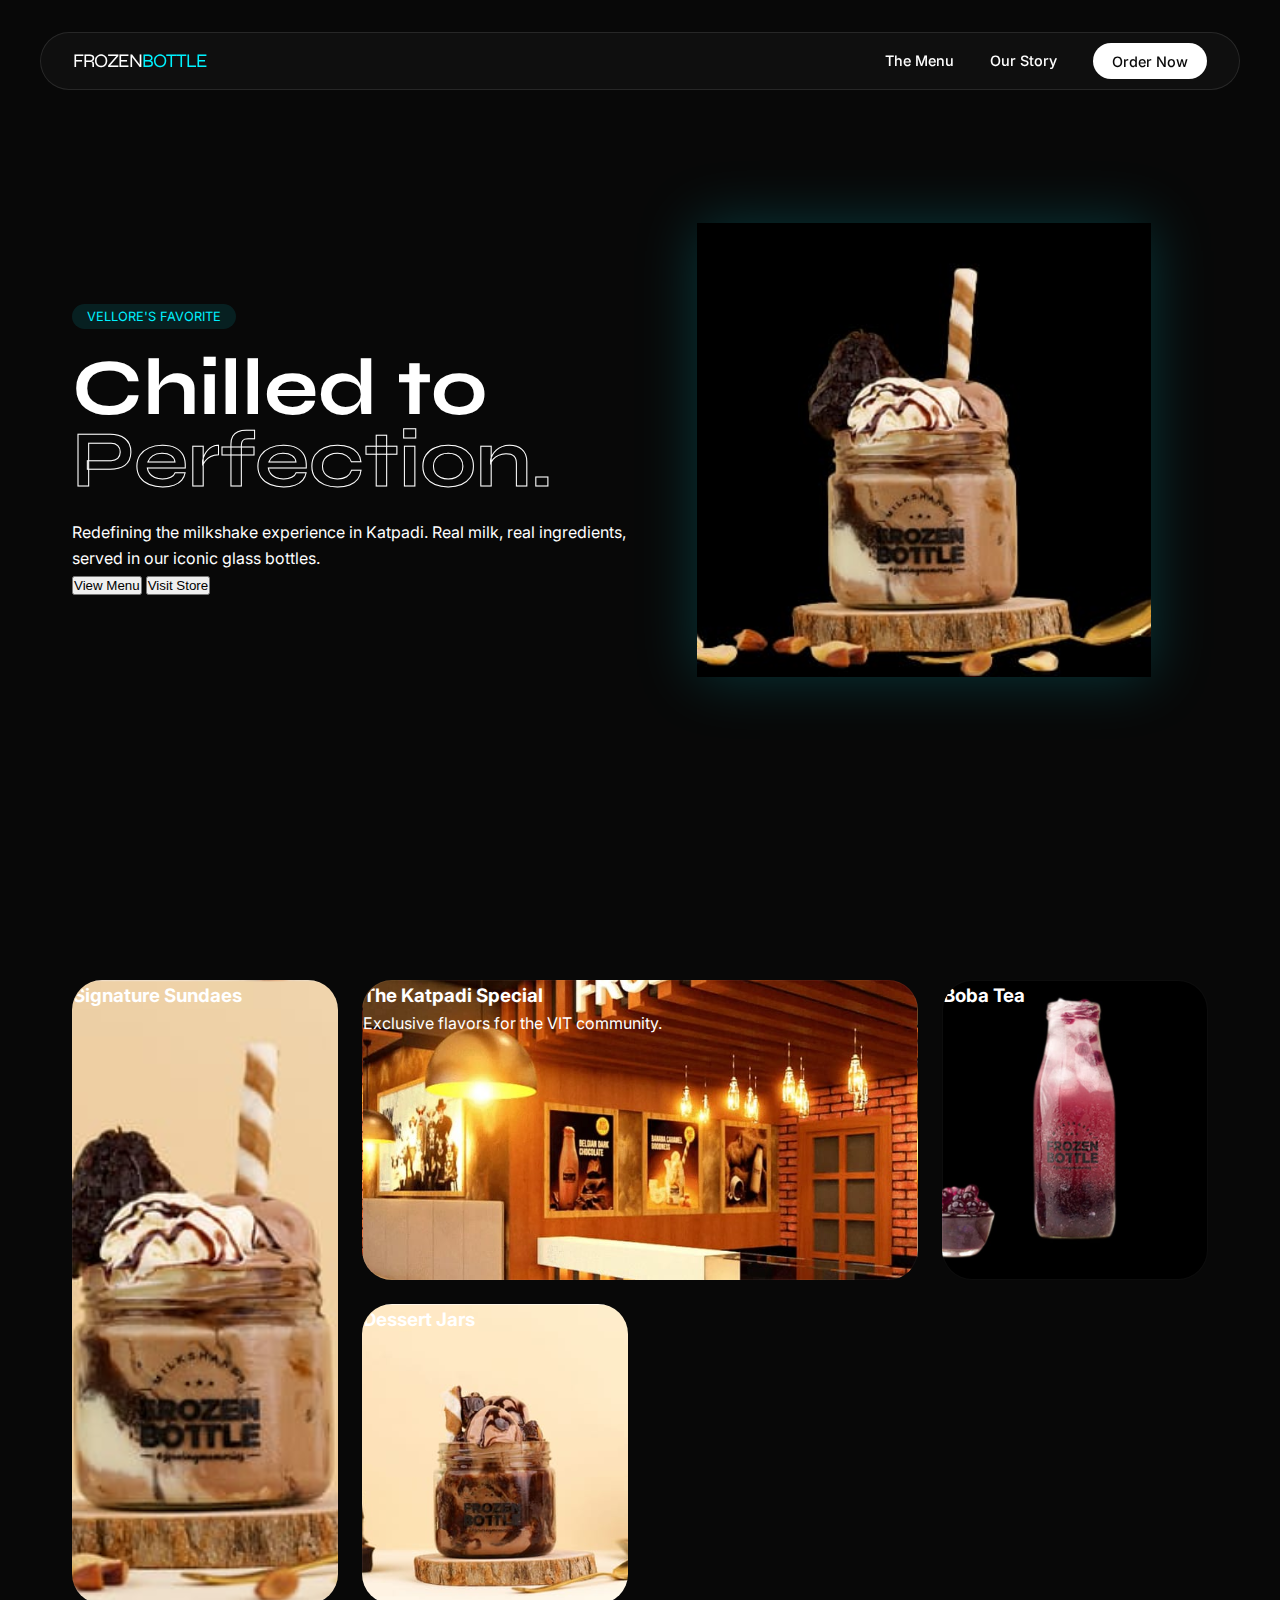
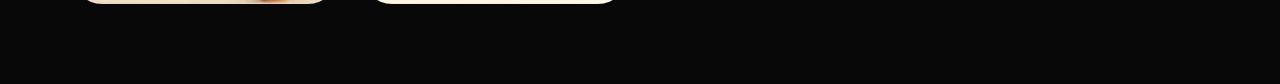
<file: index.html>
<!DOCTYPE html>
<html lang="en">
<head>
    <meta charset="UTF-8">
    <meta name="viewport" content="width=device-width, initial-scale=1.0">
    <title>Frozen Bottle | Premium Shakes Katpadi</title>
    <link rel="stylesheet" href="style.css">
    <link href="https://fonts.googleapis.com/css2?family=Inter:wght@300;500&family=Syne:wght@800&display=swap" rel="stylesheet">
</head>
<body>

    <nav class="navbar">
        <div class="nav-container">
            <div class="brand">FROZEN<span>BOTTLE</span></div>
            <div class="nav-menu">
               <a href="#menu">The Menu</a>
               <a href="about.html">Our Story</a> 
               <a href="#" class="order-btn">Order Now</a>
            </div>
        </div>
    </nav>

    <main>
        <section class="hero">
            <div class="hero-text">
                <span class="badge">Vellore's Favorite</span>
                <h1>Chilled to <br><span class="highlight">Perfection.</span></h1>
                <p>Redefining the milkshake experience in Katpadi. Real milk, real ingredients, served in our iconic glass bottles.</p>
                <div class="cta-group">
                    <button class="primary-btn">View Menu</button>
                    <button class="secondary-btn">Visit Store</button>
                </div>
            </div>
            <div class="hero-visual">
                <div class="glow-sphere"></div>
                <img src="hero.jpeg" alt="Signature Milkshake" class="hero-img">
            </div>
        </section>

        <section id="menu" class="bento-grid">
            <div class="bento-box tall" style="background-image: url('sundae.jpg');">
                <div class="overlay"><h3>Signature Sundaes</h3></div>
            </div>
            <div class="bento-box wide" style="background-image: url('cafe-interior.jpg')">
                <div class="content">
                    <h3>The Katpadi Special</h3>
                    <p>Exclusive flavors for the VIT community.</p>
                </div>
            </div>
            <div class="bento-box" style="background-image: url('boba.jpg');">
                <div class="overlay"><h3>Boba Tea</h3></div>
            </div>
            <div class="bento-box" style="background-image: url('jars.jpg');">
                <div class="overlay"><h3>Dessert Jars</h3></div>
            </div>
        </section>
    </main>

</body>
</html>
</file>
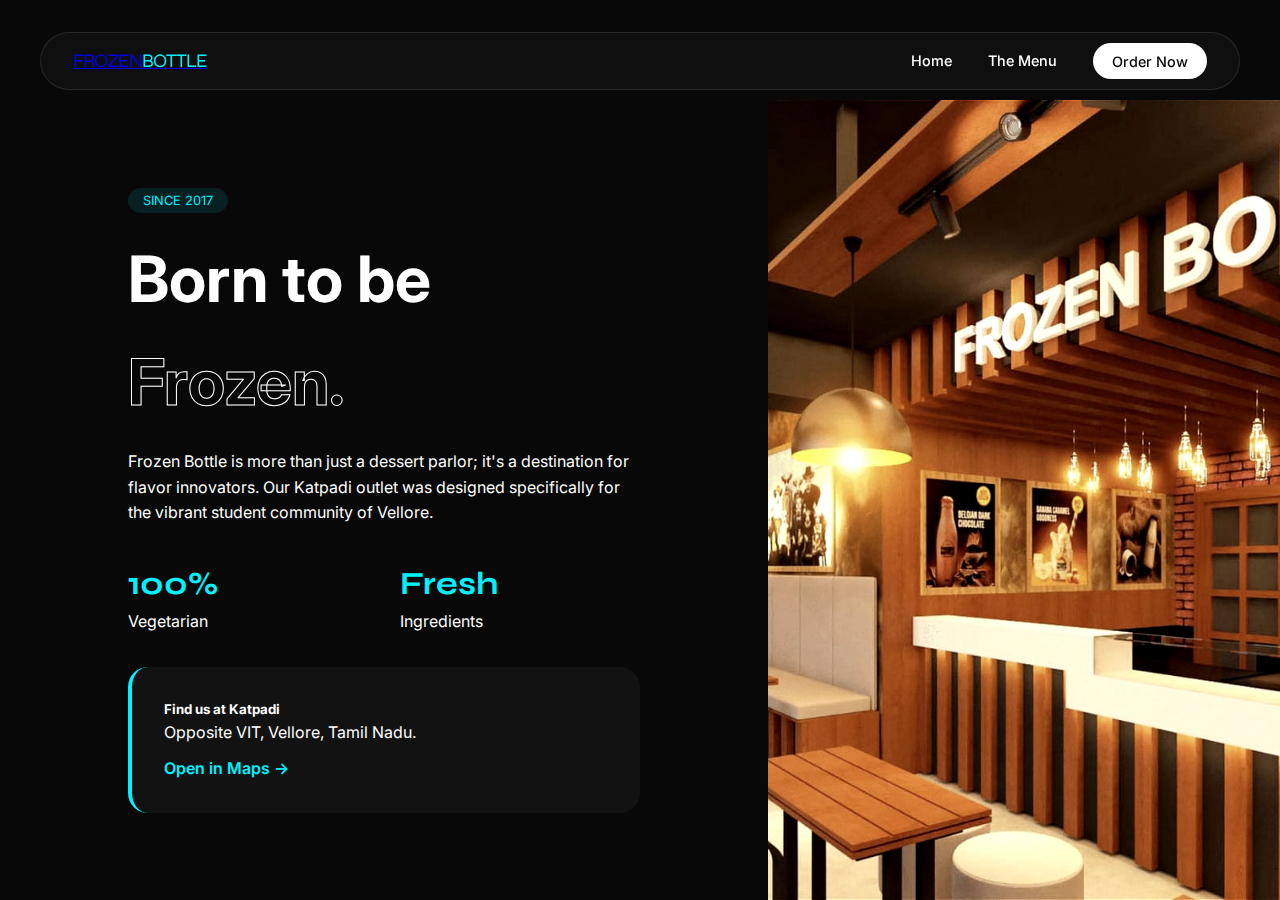
<file: about.html>
<!DOCTYPE html>
<html lang="en">
<head>
    <meta charset="UTF-8">
    <meta name="viewport" content="width=device-width, initial-scale=1.0">
    <title>Our Story | Frozen Bottle Katpadi</title>
    <link rel="stylesheet" href="style.css">
    <link href="https://fonts.googleapis.com/css2?family=Inter:wght@300;500&family=Syne:wght@800&display=swap" rel="stylesheet">
</head>
<body>

    <nav class="navbar">
        <div class="nav-container">
    <a href="index.html" class="brand">FROZEN<span>BOTTLE</span></a>
    
    <div class="nav-menu">
        <a href="index.html">Home</a>
        <a href="index.html#menu">The Menu</a>
        <a href="#" class="order-btn">Order Now</a>
    </div>
</div>
        </div>
    </nav>

    <main class="about-wrapper">
        <section class="about-content">
            <div class="text-block">
                <span class="badge">Since 2017</span>
                <h2>Born to be <br><span class="highlight">Frozen.</span></h2>
                <p>Frozen Bottle is more than just a dessert parlor; it's a destination for flavor innovators. Our Katpadi outlet was designed specifically for the vibrant student community of Vellore.</p>
                
                <div class="stats-grid">
                    <div class="stat-item">
                        <h4>100%</h4>
                        <p>Vegetarian</p>
                    </div>
                    <div class="stat-item">
                        <h4>Fresh</h4>
                        <p>Ingredients</p>
                    </div>
                </div>

                <div class="location-card">
                    <h5>Find us at Katpadi</h5>
                    <p>Opposite VIT, Vellore, Tamil Nadu.</p>
                    <a href="https://maps.app.goo.gl/..." target="_blank" class="map-link">Open in Maps →</a>
                </div>
            </div>
        </section>

        <section class="about-image">
            <img src="cafe-interior.jpg" alt="Frozen Bottle Katpadi Interior">
        </section>
    </main>

</body>
</html>
</file>
<file: style.css>
:root {
    --dark: #080808;
    --accent: #00f2ff;
    --surface: #121212;
    --text-muted: #a0a0a0;
    --glass: rgba(255, 255, 255, 0.03);
}

* {
    margin: 0;
    padding: 0;
    box-sizing: border-box;
}

body {
    background-color: var(--dark);
    color: #fff;
    font-family: 'Inter', sans-serif;
    line-height: 1.6;
}

.navbar {
    padding: 2rem;
    position: fixed;
    width: 100%;
    top: 0;
    z-index: 100;
}

.nav-container {
    max-width: 1200px;
    margin: 0 auto;
    background: var(--glass);
    backdrop-filter: blur(20px);
    padding: 0.8rem 2rem;
    border-radius: 100px;
    border: 1px solid rgba(255,255,255,0.1);
    display: flex;
    justify-content: space-between;
    align-items: center;
}

.brand {
    font-family: 'Syne', sans-serif;
    font-size: 1.2rem;
    letter-spacing: -1px;
}

.brand span { color: var(--accent); }

.nav-menu a {
    color: #fff;
    text-decoration: none;
    margin-left: 2rem;
    font-size: 0.9rem;
    font-weight: 500;
    transition: 0.3s;
}

.order-btn {
    background: #fff;
    color: var(--dark) !important;
    padding: 0.6rem 1.2rem;
    border-radius: 50px;
}

.hero {
    height: 100vh;
    display: flex;
    align-items: center;
    max-width: 1200px;
    margin: 0 auto;
    padding: 0 2rem;
}

.hero-text { flex: 1; }

.badge {
    background: rgba(0, 242, 255, 0.1);
    color: var(--accent);
    padding: 5px 15px;
    border-radius: 20px;
    font-size: 0.8rem;
    text-transform: uppercase;
}

h1 {
    font-family: 'Syne', sans-serif;
    font-size: 5rem;
    margin: 1.5rem 0;
    line-height: 0.9;
}

.highlight {
    color: transparent;
    -webkit-text-stroke: 1px #fff;
}

.hero-visual {
    flex: 1;
    position: relative;
    display: flex;
    justify-content: center;
}

.hero-img {
    width: 80%;
    z-index: 2;
    filter: drop-shadow(0 0 30px rgba(0,242,255,0.2));
    animation: floating 4s ease-in-out infinite;
}

@keyframes floating {
    0%, 100% { transform: translateY(0); }
    50% { transform: translateY(-20px); }
}

.bento-grid {
    max-width: 1200px;
    margin: 5rem auto;
    display: grid;
    grid-template-columns: repeat(4, 1fr);
    grid-template-rows: 300px 300px;
    gap: 1.5rem;
    padding: 0 2rem;
}

.bento-box {
    background: var(--surface);
    border-radius: 30px;
    overflow: hidden;
    position: relative;
    border: 1px solid rgba(255,255,255,0.05);
    background-size: cover;
    background-position: center;
}

.tall { grid-row: span 2; }
.wide { grid-column: span 2; }

@media (max-width: 900px) {
    h1 { font-size: 3rem; }
    .hero { flex-direction: column; text-align: center; padding-top: 150px; }
    .bento-grid { grid-template-columns: 1fr; grid-template-rows: auto; }
}
/* About Page Specific Styles */
.about-wrapper {
    display: flex;
    min-height: 100vh;
    padding-top: 100px; /* Space for fixed nav */
}

.about-content {
    flex: 1;
    display: flex;
    align-items: center;
    padding: 5% 10%;
}

.about-image {
    flex: 1;
    overflow: hidden;
}

.about-image img {
    width: 100%;
    height: 100%;
    object-fit: cover;
    filter: grayscale(30%) contrast(110%);
}

.text-block h2 {
    font-size: 4rem;
    margin: 1rem 0;
}

.stats-grid {
    display: grid;
    grid-template-columns: 1fr 1fr;
    gap: 2rem;
    margin: 2rem 0;
}

.stat-item h4 {
    font-family: 'Syne', sans-serif;
    font-size: 2rem;
    color: var(--accent);
}

.location-card {
    background: var(--surface);
    padding: 2rem;
    border-radius: 20px;
    border-left: 4px solid var(--accent);
}

.map-link {
    color: var(--accent);
    text-decoration: none;
    font-weight: 600;
    margin-top: 10px;
    display: inline-block;
}

/* Tablet/Mobile Responsive for About Page */
@media (max-width: 900px) {
    .about-wrapper {
        flex-direction: column;
    }
    .about-image {
        height: 400px;
        order: -1; /* Image moves to top on mobile */
    }
}
</file>
